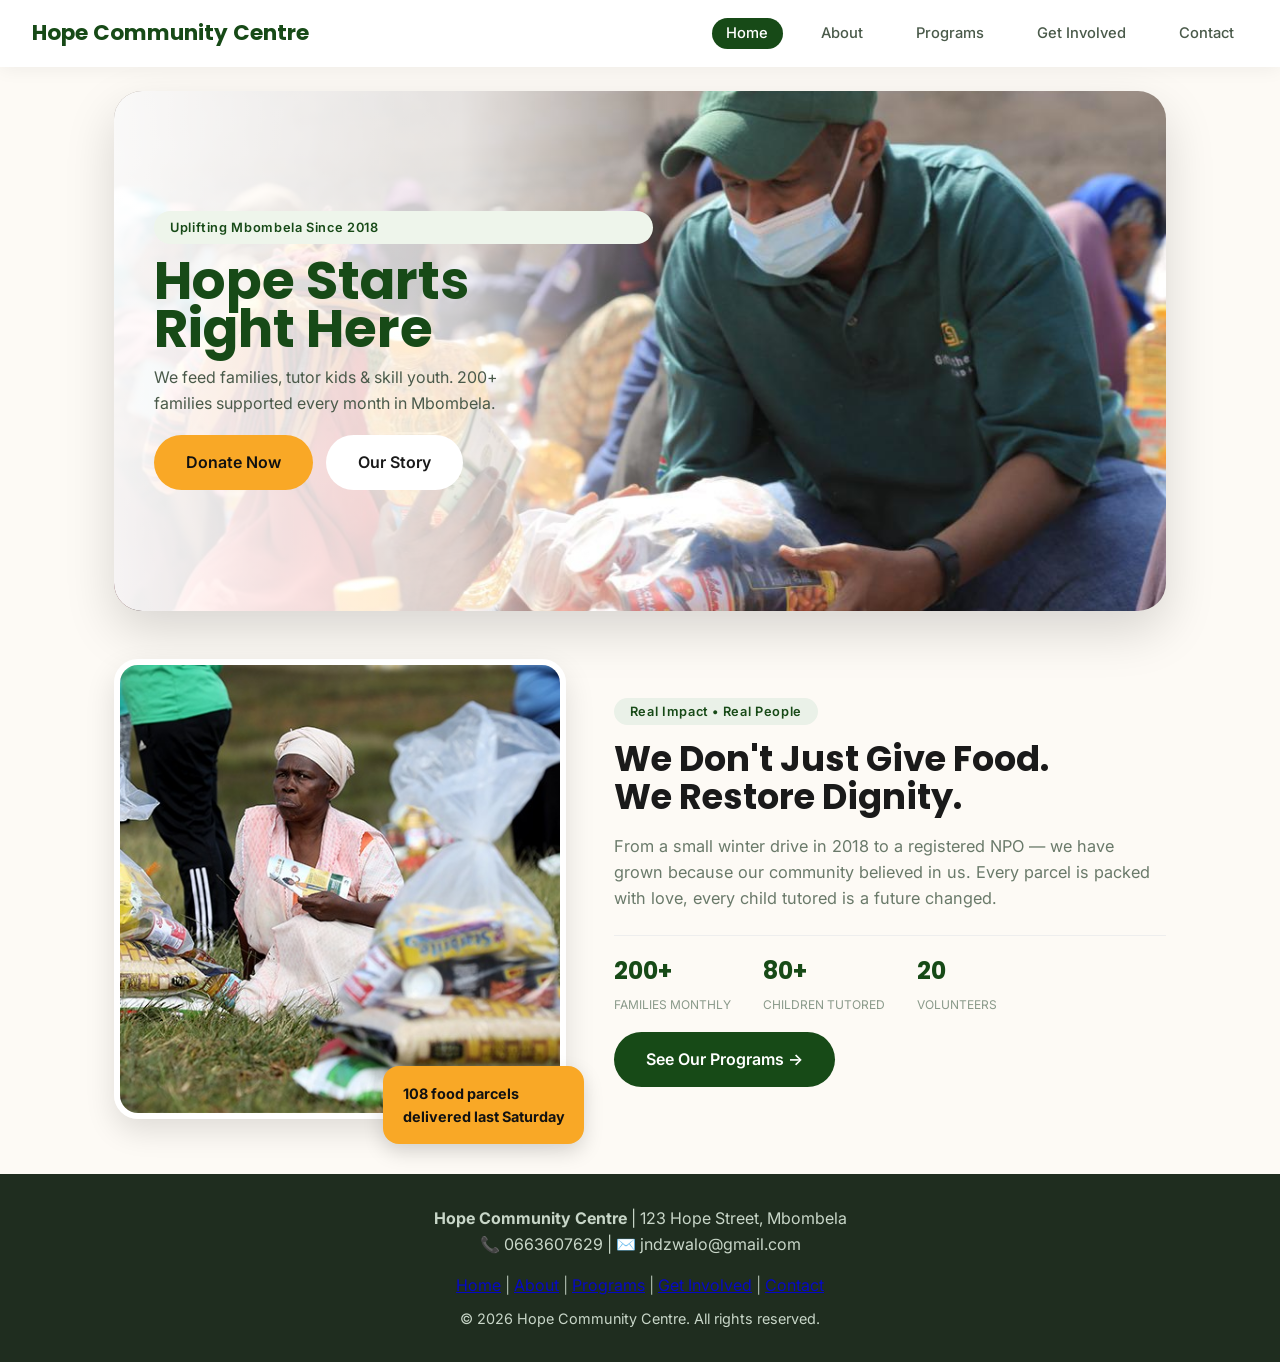
<file: hope-community-centre-main/index.html>
<!DOCTYPE html>
<html lang="en">
<head>
<meta charset="UTF-8">
<meta name="viewport" content="width=device-width, initial-scale=1.0">
<title>Hope Community Centre - Hope Starts Right Here | Mbombela</title>
<meta name="description" content="Hope Community Centre in Mbombela feeds families, tutors kids and skills youth. 200+ families supported every month since 2018.">
<link rel="stylesheet" href="css/style.css">
<style>
#menuBtn{display:none; background:#174a17; color:white; border:none; font-size:1.5rem; padding:0.3rem 0.8rem; border-radius:8px; cursor:pointer;}
.form-msg{display:none; background:#eef5eb; padding:0.9rem; border-radius:10px; margin-top:1rem; font-weight:600; font-size:0.9rem;}
@media(max-width:768px){
  #menuBtn{display:block !important;}
  header{flex-wrap:wrap !important;}
  nav{display:none !important; width:100%;}
  nav.show{display:block !important;}
  nav.show ul{flex-direction:column !important; gap:0.5rem; padding:1rem 0;}
  nav.show a{display:block; text-align:center;}
}
</style>
</head>
<body>

<header>
  <div class="logo">Hope Community Centre</div>
  <button id="menuBtn" aria-label="Menu">☰</button>
  <nav id="mainNav">
    <ul>
      <li><a class="active" href="index.html">Home</a></li>
      <li><a href="about.html">About</a></li>
      <li><a href="programs.html">Programs</a></li>
      <li><a href="get-involved.html">Get Involved</a></li>
      <li><a href="contact.html">Contact</a></li>
    </ul>
  </nav>
</header>

<section class="home-hero-new">
  <div class="hero-img-wrap">
    <img src="images/hero.jpg" alt="Volunteer distributing food">
    <div class="hero-text-over">
      <span class="pill">Uplifting Mbombela Since 2018</span>
      <h1>Hope Starts<br>Right Here</h1>
      <p>We feed families, tutor kids & skill youth. 200+ families supported every month in Mbombela.</p>
      <div style="margin-top:1.2rem; display:flex; gap:0.8rem;">
        <a href="get-involved.html" class="btn" style="background:#f9a826; color:#111;">Donate Now</a>
        <a href="about.html" class="btn" style="background:white;">Our Story</a>
      </div>
    </div>
  </div>
</section>

<section class="second-pic-section">
  <div class="second-pic-img">
    <img src="images/kui.jpg" alt="Community member with food parcel">
    <div class="floating-card">
      <strong>108 food parcels</strong><br>delivered last Saturday
    </div>
  </div>
  <div class="second-pic-text">
    <span class="pill" style="background:#eaf1e8; color:#174a17;">Real Impact • Real People</span>
    <h2>We Don't Just Give Food.<br>We Restore Dignity.</h2>
    <p>From a small winter drive in 2018 to a registered NPO — we have grown because our community believed in us. Every parcel is packed with love, every child tutored is a future changed.</p>
    <div class="stats-row">
      <div><b>200+</b><span>Families Monthly</span></div>
      <div><b>80+</b><span>Children Tutored</span></div>
      <div><b>20</b><span>Volunteers</span></div>
    </div>
    <a href="programs.html" class="btn" style="background:#174a17; color:white; margin-top:1rem;">See Our Programs →</a>
  </div>
</section>

<footer>
  <p><strong>Hope Community Centre</strong> | 123 Hope Street, Mbombela</p>
  <p>📞 0663607629 | ✉️ jndzwalo@gmail.com</p>
  <p style="margin-top:1rem; opacity:0.8;"><a href="index.html">Home</a> | <a href="about.html">About</a> | <a href="programs.html">Programs</a> | <a href="get-involved.html">Get Involved</a> | <a href="contact.html">Contact</a></p>
  <p style="margin-top:0.5rem; font-size:0.9rem;">© 2026 Hope Community Centre. All rights reserved.</p>
</footer>

<script>
document.getElementById('menuBtn').addEventListener('click', function(){
  document.getElementById('mainNav').classList.toggle('show');
});
</script>
</body>
</html>
</file>
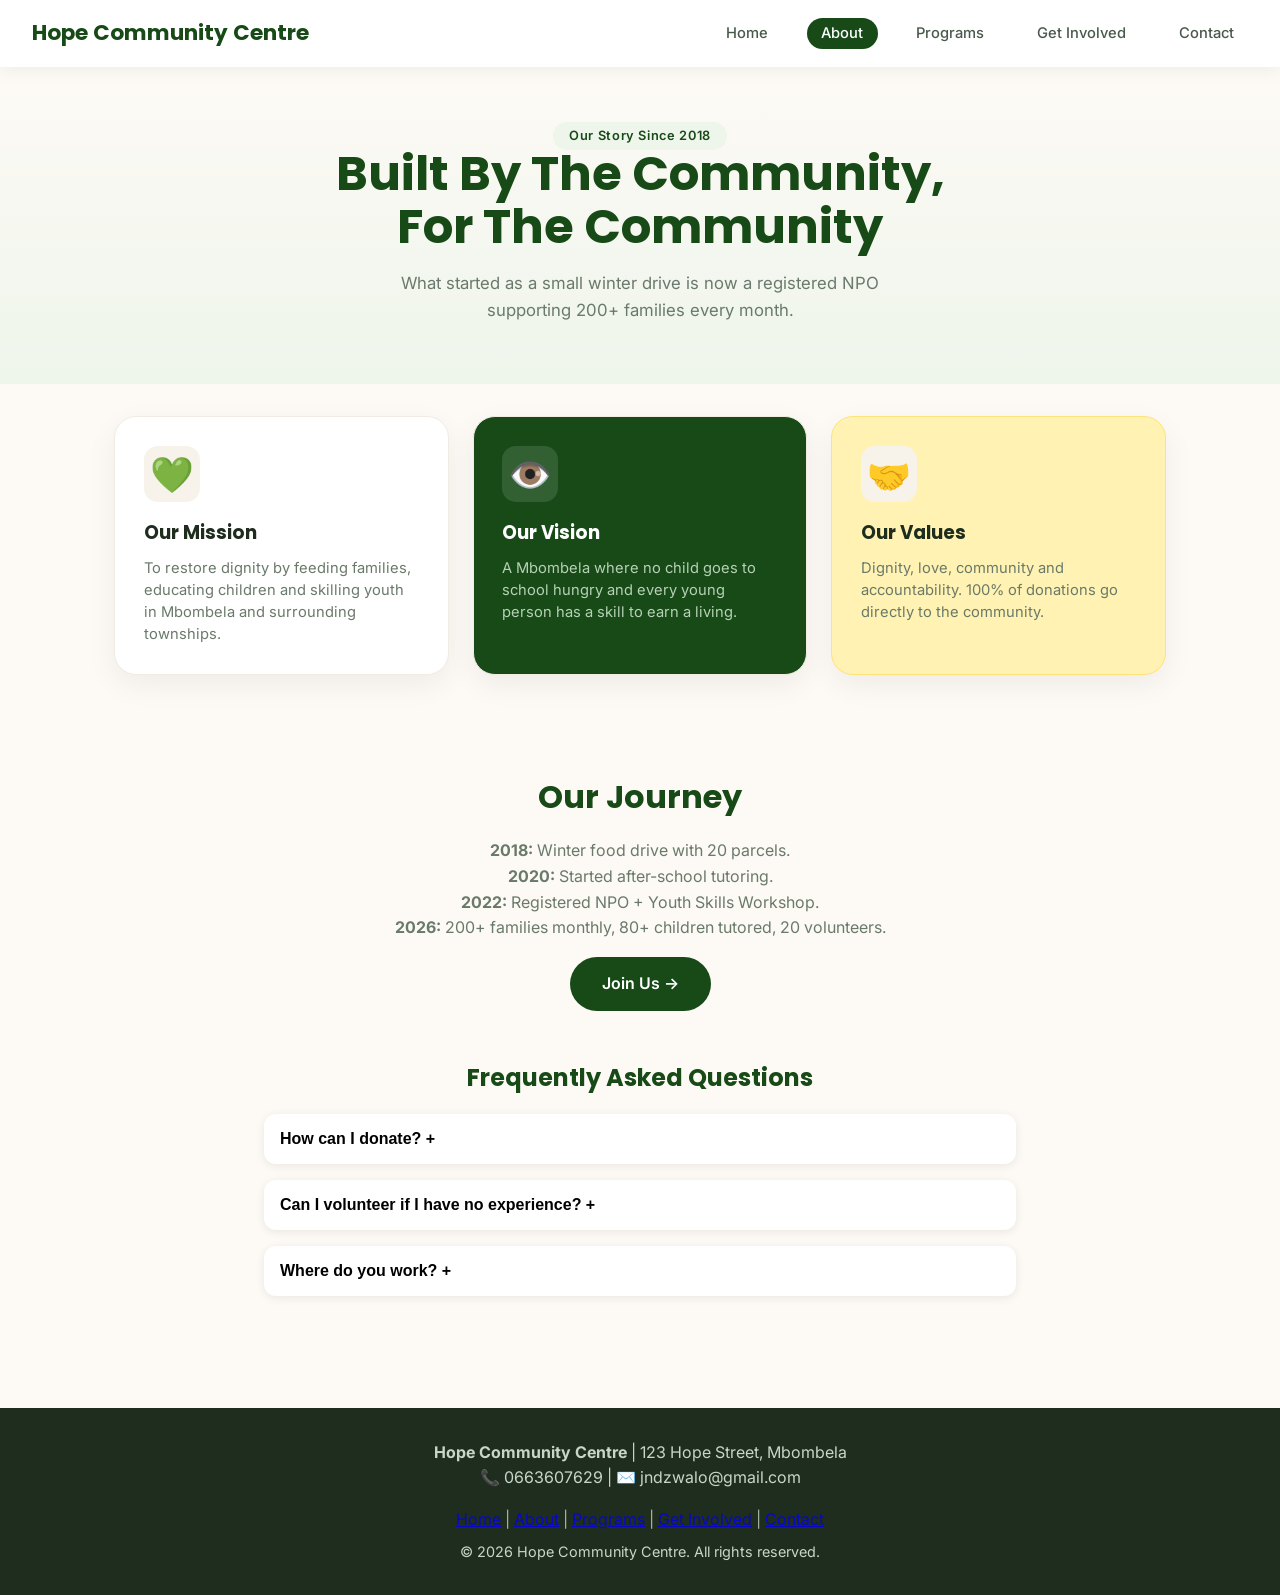
<file: hope-community-centre-main/about.html>
<!DOCTYPE html>
<html lang="en">
<head>
<meta charset="UTF-8">
<meta name="viewport" content="width=device-width, initial-scale=1.0">
<title>About Us - Hope Community Centre | Mbombela</title>
<meta name="description" content="Learn the story of Hope Community Centre. From a small winter drive in 2018 to a registered NPO uplifting Mbombela.">
<link rel="stylesheet" href="css/style.css">
<style>
#menuBtn{display:none; background:#174a17; color:white; border:none; font-size:1.5rem; padding:0.3rem 0.8rem; border-radius:8px; cursor:pointer;}
@media(max-width:768px){
  #menuBtn{display:block !important;}
  header{flex-wrap:wrap !important;}
  nav{display:none !important; width:100%;}
  nav.show{display:block !important;}
  nav.show ul{flex-direction:column !important; gap:0.5rem; padding:1rem 0;}
  nav.show a{display:block; text-align:center;}
}
</style>
</head>
<body>
<header>
  <div class="logo">Hope Community Centre</div>
  <button id="menuBtn" aria-label="Menu">☰</button>
  <nav id="mainNav">
    <ul>
      <li><a href="index.html">Home</a></li>
      <li><a class="active" href="about.html">About</a></li>
      <li><a href="programs.html">Programs</a></li>
      <li><a href="get-involved.html">Get Involved</a></li>
      <li><a href="contact.html">Contact</a></li>
    </ul>
  </nav>
</header>
<section class="hero small">
  <span class="pill">Our Story Since 2018</span>
  <h1>Built By The Community,<br>For The Community</h1>
  <p>What started as a small winter drive is now a registered NPO supporting 200+ families every month.</p>
</section>
<main class="programs-grid">
  <div class="prog-card"><div class="prog-icon">💚</div><h3>Our Mission</h3><p>To restore dignity by feeding families, educating children and skilling youth in Mbombela and surrounding townships.</p></div>
  <div class="prog-card dark"><div class="prog-icon">👁️</div><h3>Our Vision</h3><p>A Mbombela where no child goes to school hungry and every young person has a skill to earn a living.</p></div>
  <div class="prog-card yellow"><div class="prog-icon">🤝</div><h3>Our Values</h3><p>Dignity, love, community and accountability. 100% of donations go directly to the community.</p></div>
</main>
<section style="max-width:1100px; margin:0 auto; padding:0 1.5rem 3rem; text-align:center;">
  <h2 style="font-family:'Poppins'; color:#174a17; font-size:2rem;">Our Journey</h2>
  <p style="max-width:650px; margin:1rem auto; color:#6a7a6a;"><strong>2018:</strong> Winter food drive with 20 parcels.<br><strong>2020:</strong> Started after-school tutoring.<br><strong>2022:</strong> Registered NPO + Youth Skills Workshop.<br><strong>2026:</strong> 200+ families monthly, 80+ children tutored, 20 volunteers.</p>
  <a href="get-involved.html" class="btn" style="background:#174a17; color:white;">Join Us →</a>
</section>
<script>
document.getElementById('menuBtn').addEventListener('click', function(){
  document.getElementById('mainNav').classList.toggle('show');
});
// ... your menu code is here ...

// FAQ Accordion - PASTE HERE
document.querySelectorAll('.faq-btn').forEach(function(btn){
  btn.addEventListener('click', function(){
    var answer = this.nextElementSibling;
    var isOpen = answer.style.display === 'block';
    document.querySelectorAll('.faq-answer').forEach(function(a){ a.style.display='none'; });
    answer.style.display = isOpen ? 'none' : 'block';
  });
});
</script>
</script>
<section style="max-width:800px; margin:0 auto; padding:0 1.5rem 3rem;">
  <h2 style="text-align:center; color:#174a17; font-family:'Poppins';">Frequently Asked Questions</h2>
  
  <div class="faq-item" style="background:white; border-radius:12px; margin:1rem 0; overflow:hidden; box-shadow:0 2px 10px rgba(0,0,0,0.08);">
    <button class="faq-btn" style="width:100%; text-align:left; padding:1rem; background:none; border:none; font-weight:700; cursor:pointer; font-size:1rem;">How can I donate? +</button>
    <p class="faq-answer" style="display:none; padding:0 1rem 1rem; color:#555;">You can donate food, clothing or money via FNB Account 123 456 789, or drop off at 123 Hope Street, Mbombela.</p>
  </div>

  <div class="faq-item" style="background:white; border-radius:12px; margin:1rem 0; overflow:hidden; box-shadow:0 2px 10px rgba(0,0,0,0.08);">
    <button class="faq-btn" style="width:100%; text-align:left; padding:1rem; background:none; border:none; font-weight:700; cursor:pointer; font-size:1rem;">Can I volunteer if I have no experience? +</button>
    <p class="faq-answer" style="display:none; padding:0 1rem 1rem; color:#555;">Yes! We train all volunteers. You can help with tutoring, food packing, or skills workshops.</p>
  </div>

  <div class="faq-item" style="background:white; border-radius:12px; margin:1rem 0; overflow:hidden; box-shadow:0 2px 10px rgba(0,0,0,0.08);">
    <button class="faq-btn" style="width:100%; text-align:left; padding:1rem; background:none; border:none; font-weight:700; cursor:pointer; font-size:1rem;">Where do you work? +</button>
    <p class="faq-answer" style="display:none; padding:0 1rem 1rem; color:#555;">We serve Mbombela and surrounding townships, supporting 200+ families every month.</p>
  </div>
</section>
<footer>
  <p><strong>Hope Community Centre</strong> | 123 Hope Street, Mbombela</p>
  <p>📞 0663607629 | ✉️ jndzwalo@gmail.com</p>
  <p style="margin-top:1rem; opacity:0.8;"><a href="index.html">Home</a> | <a href="about.html">About</a> | <a href="programs.html">Programs</a> | <a href="get-involved.html">Get Involved</a> | <a href="contact.html">Contact</a></p>
  <p style="margin-top:0.5rem; font-size:0.9rem;">© 2026 Hope Community Centre. All rights reserved.</p>
</footer>
</body>
</html>
</file>
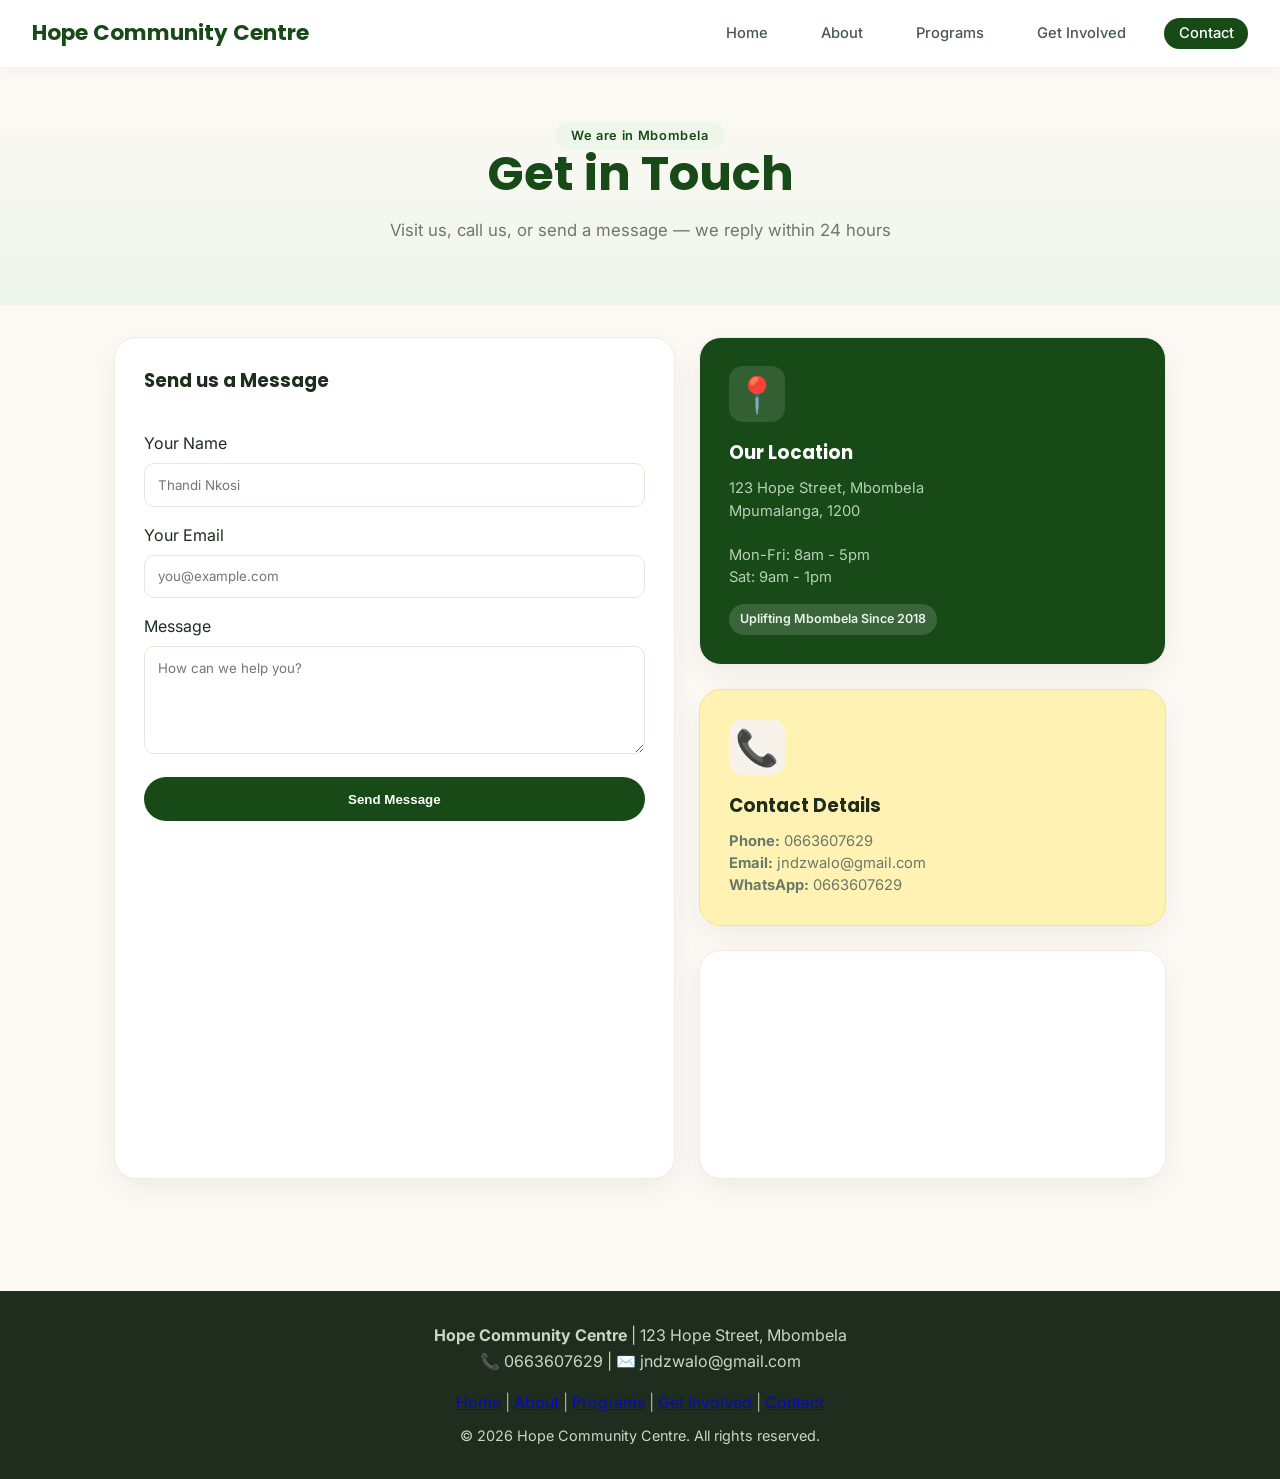
<file: hope-community-centre-main/contact.html>
<!DOCTYPE html>
<html lang="en">
<head>
<meta charset="UTF-8">
<meta name="viewport" content="width=device-width, initial-scale=1.0">
<title>Contact Us - Hope Community Centre | Mbombela</title>
<meta name="description" content="Contact Hope Community Centre in Mbombela. 123 Hope Street, 013 123 4567, info@hopecc.org.za. We reply within 24 hours.">
<link rel="stylesheet" href="css/style.css">
<style>
#menuBtn{display:none; background:#174a17; color:white; border:none; font-size:1.5rem; padding:0.3rem 0.8rem; border-radius:8px; cursor:pointer;}
.form-msg{display:none; background:#eef5eb; padding:0.9rem; border-radius:10px; margin-top:1rem; font-weight:600; font-size:0.9rem;}
@media(max-width:768px){
  #menuBtn{display:block !important;}
  header{flex-wrap:wrap !important;}
  nav{display:none !important; width:100%;}
  nav.show{display:block !important;}
  nav.show ul{flex-direction:column !important; gap:0.5rem; padding:1rem 0;}
  nav.show a{display:block; text-align:center;}
}
</style>
</head>
<body>
<header>
  <div class="logo">Hope Community Centre</div>
  <button id="menuBtn" aria-label="Menu">☰</button>
  <nav id="mainNav">
    <ul>
      <li><a href="index.html">Home</a></li>
      <li><a href="about.html">About</a></li>
      <li><a href="programs.html">Programs</a></li>
      <li><a href="get-involved.html">Get Involved</a></li>
      <li><a class="active" href="contact.html">Contact</a></li>
    </ul>
  </nav>
</header>
<section class="hero small">
  <span class="pill">We are in Mbombela</span>
  <h1>Get in Touch</h1>
  <p>Visit us, call us, or send a message — we reply within 24 hours</p>
</section>
<main class="programs-grid" style="grid-template-columns: 1.2fr 1fr;">
  <div class="prog-card">
    <h3>Send us a Message</h3><br>
    <form id="contactForm" novalidate>
      <label>Your Name</label>
      <input type="text" name="name" placeholder="Thandi Nkosi" required>
      <label>Your Email</label>
      <input type="email" name="email" placeholder="you@example.com" required>
      <label>Message</label>
      <textarea name="message" rows="5" placeholder="How can we help you?" required></textarea>
      <button type="submit" class="btn" style="width:100%; text-align:center; background:#174a17; color:white; border:none; cursor:pointer;">Send Message</button>
      <p id="contactMsg" class="form-msg"></p>
    </form>
  </div>
  <div style="display:flex; flex-direction:column; gap:1.5rem;">
    <div class="prog-card dark"><div class="prog-icon">📍</div><h3>Our Location</h3><p>123 Hope Street, Mbombela<br>Mpumalanga, 1200<br><br>Mon-Fri: 8am - 5pm<br>Sat: 9am - 1pm</p><span class="time">Uplifting Mbombela Since 2018</span></div>
    <div class="prog-card yellow"><div class="prog-icon">📞</div><h3>Contact Details</h3><p><strong>Phone:</strong> 0663607629<br><strong>Email:</strong> jndzwalo@gmail.com<br><strong>WhatsApp:</strong> 0663607629</p></div>
    <div class="prog-card" style="padding:0; overflow:hidden;">
      <iframe src="https://www.google.com/maps/embed?pb=!1m18!1m12!1m3!1d3600!2d31!3d-25.4!2m3!1f0!2f0!3f0!3m2!1i1024!2i768!4f13.1!3m3!1m2!1s0x0%3A0x0!2zMjXCsDI0JzAwLjAiUyAzMcKwNTknMDAuMCJF!5e0!3m2!1sen!2sza!4v1" width="100%" height="220" style="border:0;" allowfullscreen="" loading="lazy"></iframe>
    </div>
  </div>
</main>
<footer>
  <p><strong>Hope Community Centre</strong> | 123 Hope Street, Mbombela</p>
  <p>📞 0663607629 | ✉️ jndzwalo@gmail.com</p>
  <p style="margin-top:1rem; opacity:0.8;"><a href="index.html">Home</a> | <a href="about.html">About</a> | <a href="programs.html">Programs</a> | <a href="get-involved.html">Get Involved</a> | <a href="contact.html">Contact</a></p>
  <p style="margin-top:0.5rem; font-size:0.9rem;">© 2026 Hope Community Centre. All rights reserved.</p>
</footer>
<script>
document.getElementById('menuBtn').addEventListener('click', function(){
  document.getElementById('mainNav').classList.toggle('show');
});
var cf = document.getElementById('contactForm');
if(cf){
  cf.addEventListener('submit', function(e){
    e.preventDefault();
    var name = cf.querySelector('[name="name"]').value.trim();
    var email = cf.querySelector('[name="email"]').value.trim();
    var msg = cf.querySelector('[name="message"]').value.trim();
    var box = document.getElementById('contactMsg');
    box.style.display='block';
    if(name.length < 2){ box.textContent='⚠️ Please enter your full name.'; box.style.color='red'; return; }
    if(!email.includes('@')){ box.textContent='⚠️ Please enter a valid email.'; box.style.color='red'; return; }
    if(msg.length < 10){ box.textContent='⚠️ Please write at least 10 characters.'; box.style.color='red'; return; }
    box.textContent='Sending...'; box.style.color='#174a17';
    setTimeout(function(){ box.textContent='✅ Thank you '+name+'! Your message was sent. We will reply within 24 hours.'; cf.reset(); },800);
  });
}
</script>
</body>
</html>
</file>
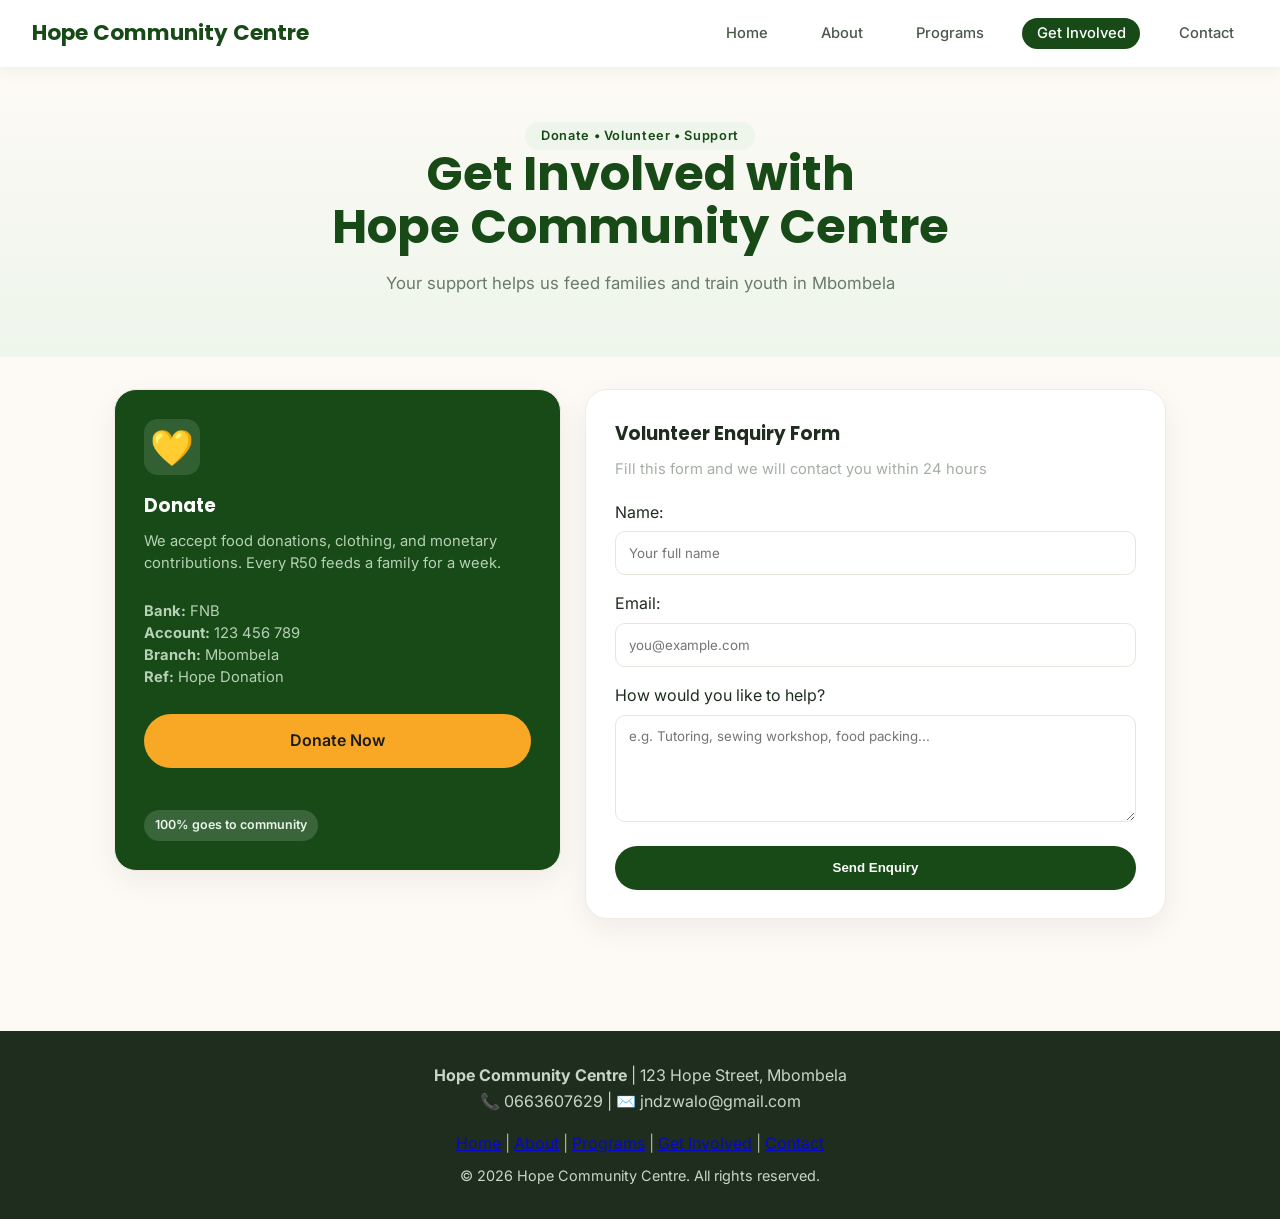
<file: hope-community-centre-main/get-involved.html>
<!DOCTYPE html>
<html lang="en">
<head>
<meta charset="UTF-8">
<meta name="viewport" content="width=device-width, initial-scale=1.0">
<title>Get Involved - Donate or Volunteer | Hope Community Centre</title>
<meta name="description" content="Donate food, clothing or money, or volunteer as a tutor. Every R50 feeds a family for a week in Mbombela.">
<link rel="stylesheet" href="css/style.css">
<style>
#menuBtn{display:none; background:#174a17; color:white; border:none; font-size:1.5rem; padding:0.3rem 0.8rem; border-radius:8px; cursor:pointer;}
.form-msg{display:none; background:#d9e3d5; padding:0.9rem; border-radius:10px; margin-top:1rem; font-weight:600; font-size:0.9rem;}
@media(max-width:768px){
  #menuBtn{display:block !important;}
  header{flex-wrap:wrap !important;}
  nav{display:none !important; width:100%;}
  nav.show{display:block !important;}
  nav.show ul{flex-direction:column !important; gap:0.5rem; padding:1rem 0;}
  nav.show a{display:block; text-align:center;}
}
</style>
</head>
<body>
<header>
  <div class="logo">Hope Community Centre</div>
  <button id="menuBtn" aria-label="Menu">☰</button>
  <nav id="mainNav">
    <ul>
      <li><a href="index.html">Home</a></li>
      <li><a href="about.html">About</a></li>
      <li><a href="programs.html">Programs</a></li>
      <li><a class="active" href="get-involved.html">Get Involved</a></li>
      <li><a href="contact.html">Contact</a></li>
    </ul>
  </nav>
</header>
<section class="hero small">
  <span class="pill">Donate • Volunteer • Support</span>
  <h1>Get Involved with<br>Hope Community Centre</h1>
  <p>Your support helps us feed families and train youth in Mbombela</p>
</section>
<main class="programs-grid" style="grid-template-columns: 1fr 1.3fr;">
  <div class="prog-card dark" style="height:fit-content;">
    <div class="prog-icon">💛</div>
    <h3>Donate</h3>
    <p>We accept food donations, clothing, and monetary contributions. Every R50 feeds a family for a week.</p><br>
    <p><strong>Bank:</strong> FNB<br><strong>Account:</strong> 123 456 789<br><strong>Branch:</strong> Mbombela<br><strong>Ref:</strong> Hope Donation</p><br>
    <a class="btn" style="background:#f9a826; color:#1a1a1a; width:100%; text-align:center;">Donate Now</a><br><br>
    <span class="time">100% goes to community</span>
  </div>
  <div class="prog-card white">
    <h3>Volunteer Enquiry Form</h3>
    <p style="margin-bottom:1.2rem; opacity:0.6;">Fill this form and we will contact you within 24 hours</p>
    <form id="volunteerForm" novalidate>
      <label>Name:</label>
      <input type="text" name="name" placeholder="Your full name" required>
      <label>Email:</label>
      <input type="email" name="email" placeholder="you@example.com" required>
      <label>How would you like to help?</label>
      <textarea name="message" rows="5" placeholder="e.g. Tutoring, sewing workshop, food packing..." required></textarea>
      <button type="submit" class="btn" style="width:100%; text-align:center; background:#174a17; color:white; border:none; cursor:pointer;">Send Enquiry</button>
      <p id="volunteerMsg" class="form-msg"></p>
    </form>
  </div>
</main>
<footer>
  <p><strong>Hope Community Centre</strong> | 123 Hope Street, Mbombela</p>
  <p>📞 0663607629
     | ✉️ jndzwalo@gmail.com</p>
  <p style="margin-top:1rem; opacity:0.8;"><a href="index.html">Home</a> | <a href="about.html">About</a> | <a href="programs.html">Programs</a> | <a href="get-involved.html">Get Involved</a> | <a href="contact.html">Contact</a></p>
  <p style="margin-top:0.5rem; font-size:0.9rem;">© 2026 Hope Community Centre. All rights reserved.</p>
</footer>
<script>
document.getElementById('menuBtn').addEventListener('click', function(){
  document.getElementById('mainNav').classList.toggle('show');
});
var vf = document.getElementById('volunteerForm');
if(vf){
  vf.addEventListener('submit', function(e){
    e.preventDefault();
    var name = vf.querySelector('[name="name"]').value.trim();
    var email = vf.querySelector('[name="email"]').value.trim();
    var msg = vf.querySelector('[name="message"]').value.trim();
    var box = document.getElementById('volunteerMsg');
    box.style.display='block';
    if(name.length < 2){ box.textContent='⚠️ Please enter your full name.'; box.style.color='red'; return; }
    if(!email.includes('@')){ box.textContent='⚠️ Please enter a valid email.'; box.style.color='red'; return; }
    if(msg.length < 10){ box.textContent='⚠️ Please write at least 10 characters.'; box.style.color='red'; return; }
    box.textContent='Sending...'; box.style.color='#174a17';
    setTimeout(function(){ box.textContent='✅ Thank you '+name+'! Your message was sent. We will reply within 24 hours.'; vf.reset(); },800);
  });
}
</script>
</body>
</html>
</file>
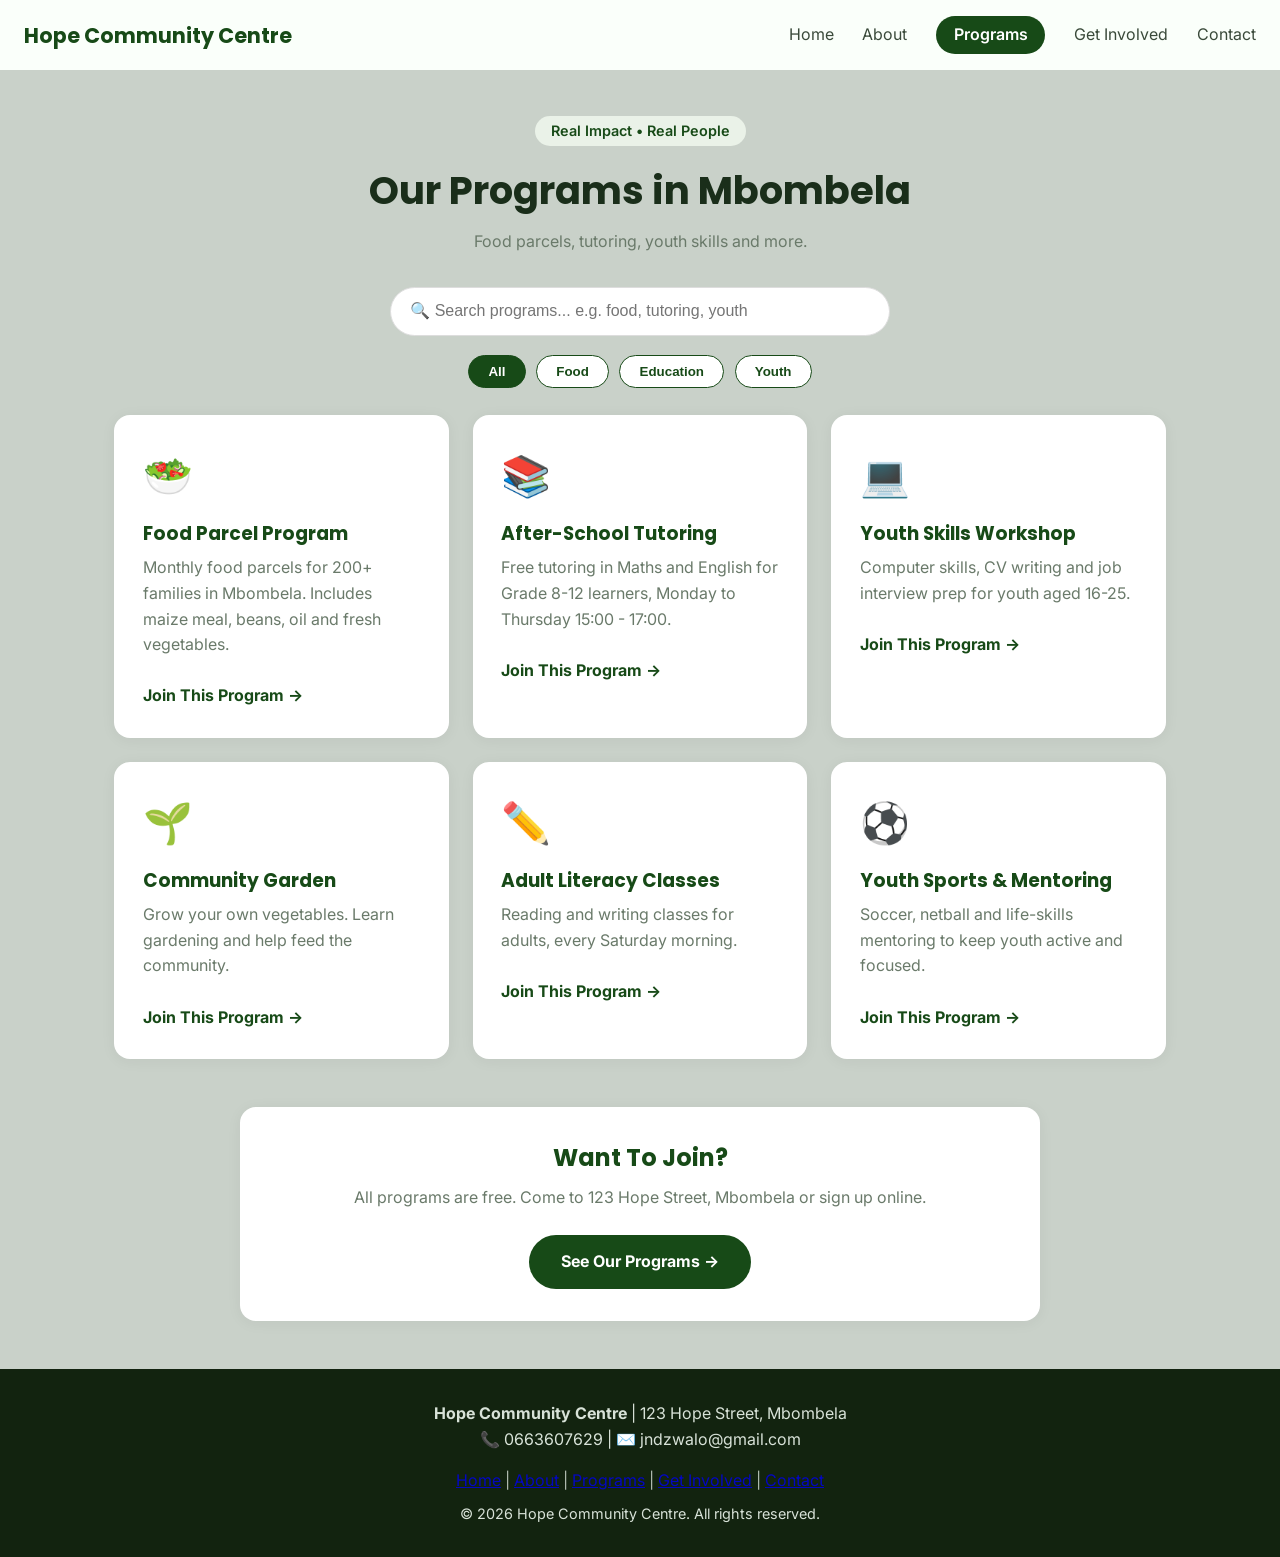
<file: hope-community-centre-main/programs.html>
<!DOCTYPE html>
<html lang="en">
<head>
<meta charset="UTF-8">
<meta name="viewport" content="width=device-width, initial-scale=1.0">
<title>Our Programs | Hope Community Centre Mbombela</title>
<meta name="description" content="Hope Community Centre programs in Mbombela. Food parcels, tutoring, youth skills and more.">
<link href="https://fonts.googleapis.com/css2?family=Poppins:wght@600;700&family=Inter&display=swap" rel="stylesheet">
<style>
  *{margin:0;padding:0;box-sizing:border-box;}
  body{font-family:'Inter',sans-serif;background:#c9d1c9;color:#1a2e1a;line-height:1.6;}
  h1,h2,h3{font-family:'Poppins',sans-serif;color:#174a17;}
  header{background:#fafffa;padding:1rem 1.5rem;display:flex;justify-content:space-between;align-items:center;position:sticky;top:0;z-index:100;}
  .logo{font-weight:700;font-size:1.3rem;color:#174a17;font-family:'Poppins';}
  nav{display:flex;gap:1.8rem;align-items:center;}
  nav a{color:#3a4a3a;text-decoration:none;}
  nav a.active{background:#174a17;color:#fff;padding:0.4rem 1.1rem;border-radius:50px;font-weight:600;}
  .menu-btn{display:none;background:none;border:none;font-size:1.8rem;color:#174a17;cursor:pointer;}
  .pill{background:#eaf2e8;color:#174a17;padding:0.4rem 1rem;border-radius:50px;font-weight:600;font-size:0.9rem;}
  .filter-btn{padding:0.5rem 1.2rem;border-radius:50px;border:1px solid #174a17;background:#fff;color:#174a17;cursor:pointer;margin:0.2rem;font-weight:600;}
  .filter-btn.active{background:#174a17;color:#fff;}
  .card{background:#fff;border-radius:16px;padding:1.8rem;box-shadow:0 2px 15px rgba(0,0,0,0.05);}
  .card h3{margin:0.7rem 0 0.4rem;}
  .card p{color:#6a7a6a;}
  .card a{color:#174a17;font-weight:700;text-decoration:none;}
  footer{background:#12230f;color:#d8e2d8;text-align:center;padding:2rem 1rem;}
  @media(max-width:768px){
    nav{display:none;flex-direction:column;position:absolute;top:64px;left:0;width:100%;background:#fff;padding:1rem;gap:1rem;}
    nav.show{display:flex;}
    .menu-btn{display:block;}
  }
</style>
</head>
<body>

<header>
  <div class="logo">Hope Community Centre</div>
  <button class="menu-btn" id="menuBtn">☰</button>
  <nav id="mainNav">
    <a href="index.html">Home</a>
    <a href="about.html">About</a>
    <a href="programs.html" class="active">Programs</a>
    <a href="get-involved.html">Get Involved</a>
    <a href="contact.html">Contact</a>
  </nav>
</header>

<section style="max-width:1100px;margin:0 auto;padding:3rem 1.5rem 1rem;text-align:center;">
  <span class="pill">Real Impact • Real People</span>
  <h1 style="font-size:2.4rem;margin:1rem 0 0.5rem;color:#1a2e1a;">Our Programs in Mbombela</h1>
  <p style="color:#6a7a6a;max-width:600px;margin:0 auto;">Food parcels, tutoring, youth skills and more.</p>
</section>

<section style="max-width:1100px;margin:0 auto;padding:1rem 1.5rem 0;text-align:center;">
  <input type="text" id="programSearch" placeholder="🔍 Search programs... e.g. food, tutoring, youth" style="width:100%;max-width:500px;padding:0.9rem 1.2rem;border-radius:50px;border:1px solid #ddd;background:#fff;font-size:1rem;">
  <div style="margin-top:1rem;">
    <button class="filter-btn active" onclick="filterPrograms('all', this)">All</button>
    <button class="filter-btn" onclick="filterPrograms('food', this)">Food</button>
    <button class="filter-btn" onclick="filterPrograms('education', this)">Education</button>
    <button class="filter-btn" onclick="filterPrograms('youth', this)">Youth</button>
  </div>
  <p id="noResults" style="display:none;color:red;margin-top:1rem;font-weight:700;">No programs found. Try another word.</p>
</section>

<div id="programsContainer" style="max-width:1100px;margin:0 auto;padding:1.5rem 1.5rem 3rem;display:grid;grid-template-columns:repeat(auto-fit,minmax(280px,1fr));gap:1.5rem;"></div>

<section style="max-width:800px;margin:0 auto 3rem;padding:2rem;text-align:center;background:#fff;border-radius:16px;box-shadow:0 2px 15px rgba(0,0,0,0.05);">
  <h2>Want To Join?</h2>
  <p style="color:#6a7a6a;margin:0.5rem 0 1.5rem;">All programs are free. Come to 123 Hope Street, Mbombela or sign up online.</p>
  <a href="get-involved.html" style="display:inline-block;background:#174a17;color:#fff;padding:0.9rem 2rem;border-radius:50px;text-decoration:none;font-weight:700;">See Our Programs →</a>
</section>

<footer>
  <p><strong>Hope Community Centre</strong> | 123 Hope Street, Mbombela</p>
  <p>📞 0663607629 | ✉️ jndzwalo@gmail.com</p>
  <p style="margin-top:1rem; opacity:0.8;"><a href="index.html">Home</a> | <a href="about.html">About</a> | <a href="programs.html">Programs</a> | <a href="get-involved.html">Get Involved</a> | <a href="contact.html">Contact</a></p>
  <p style="margin-top:0.5rem; font-size:0.9rem;">© 2026 Hope Community Centre. All rights reserved.</p>
</footer>

<script>
document.getElementById('menuBtn').addEventListener('click', function(){
  document.getElementById('mainNav').classList.toggle('show');
});
var programs = [
  { title: "Food Parcel Program", category: "food", desc: "Monthly food parcels for 200+ families in Mbombela. Includes maize meal, beans, oil and fresh vegetables.", emoji: "🥗" },
  { title: "After-School Tutoring", category: "education", desc: "Free tutoring in Maths and English for Grade 8-12 learners, Monday to Thursday 15:00 - 17:00.", emoji: "📚" },
  { title: "Youth Skills Workshop", category: "youth", desc: "Computer skills, CV writing and job interview prep for youth aged 16-25.", emoji: "💻" },
  { title: "Community Garden", category: "food", desc: "Grow your own vegetables. Learn gardening and help feed the community.", emoji: "🌱" },
  { title: "Adult Literacy Classes", category: "education", desc: "Reading and writing classes for adults, every Saturday morning.", emoji: "✏️" },
  { title: "Youth Sports & Mentoring", category: "youth", desc: "Soccer, netball and life-skills mentoring to keep youth active and focused.", emoji: "⚽" }
];
function displayPrograms(list){
  var container = document.getElementById('programsContainer');
  container.innerHTML = '';
  document.getElementById('noResults').style.display = list.length === 0 ? 'block' : 'none';
  list.forEach(function(p){
    container.innerHTML += '<div class="card"><div style="font-size:2.5rem;">'+p.emoji+'</div><h3>'+p.title+'</h3><p>'+p.desc+'</p><br><a href="get-involved.html">Join This Program →</a></div>';
  });
}
displayPrograms(programs);
function filterPrograms(cat, btn){
  document.querySelectorAll('.filter-btn').forEach(function(b){ b.classList.remove('active'); });
  if(btn) btn.classList.add('active');
  if(cat === 'all'){ displayPrograms(programs); return; }
  displayPrograms(programs.filter(function(p){ return p.category === cat; }));
}
document.getElementById('programSearch').addEventListener('input', function(){
  var word = this.value.toLowerCase();
  displayPrograms(programs.filter(function(p){
    return p.title.toLowerCase().includes(word) || p.desc.toLowerCase().includes(word);
  }));
});
</script>
</body>
</html>
</file>
<file: hope-community-centre-main/css/style.css>
@import url('https://fonts.googleapis.com/css2?family=Poppins:wght@600;700&family=Inter:wght@400;500&display=swap');
*{margin:0;padding:0;box-sizing:border-box}
body{font-family:'Inter',sans-serif;background:#fdfaf5;color:#1f2d1f;line-height:1.6}

header{
 background:#ffffff;
 padding:1rem 2rem;
 display:flex;
 justify-content:space-between;
 align-items:center;
 box-shadow:0 2px 18px rgba(0,0,0,0.06);
 position:sticky;top:0;z-index:10;
}
.logo{font-family:'Poppins',sans-serif;font-weight:700;font-size:1.35rem;color:#174a17}
nav ul{display:flex;gap:1.5rem;list-style:none}
nav a{text-decoration:none;color:#4a5a4a;font-size:0.92rem;font-weight:500;padding:0.4rem 0.9rem;border-radius:999px;transition:0.2s}
nav a:hover,nav a.active{background:#174a17;color:white}

.hero{
 background:linear-gradient(to bottom, #eef5eb, #fdfaf5);
 text-align:center;
 padding:4.5rem 2rem 3rem;
}
.hero h1{font-family:'Poppins',sans-serif;font-size:3rem;line-height:1.1;color:#174a17;max-width:650px;margin:0 auto}
.hero p{max-width:520px;margin:1rem auto 1.8rem;color:#6a7a6a;font-size:1.05rem}
.btn{background:#f9a826;color:#1a1a1a;padding:0.9rem 2rem;border-radius:999px;text-decoration:none;font-weight:600;display:inline-block;transition:0.2s}
.btn:hover{transform:translateY(-2px);box-shadow:0 6px 18px rgba(249,168,38,0.4)}

main{max-width:1100px;margin:0 auto;padding:0 1.5rem 3rem}
.grid,.cards-row,.contact-wrap{
 display:grid;
 grid-template-columns:repeat(3,1fr);
 gap:1.4rem;
 margin-top:2rem;
}
.card{
 background:white;
 border-radius:20px;
 padding:1.4rem;
 box-shadow:0 8px 26px rgba(0,0,0,0.06);
 border:1px solid #f0ece4;
 transition:0.3s;
}
.card:hover{transform:translateY(-5px);box-shadow:0 14px 32px rgba(0,0,0,0.09)}
.card img{width:100%;height:200px;object-fit:cover;border-radius:14px;margin-bottom:1rem}
.card h3{font-family:'Poppins';font-size:1.15rem;color:#174a17;margin-bottom:0.4rem}
.card p{font-size:0.92rem;color:#6a7a6a}

/* Contact page 2 columns */
.contact-wrap{grid-template-columns:1fr 1fr}
.map-box{margin-top:1rem;border-radius:14px;overflow:hidden;border:1px solid #eee}

input,textarea{width:100%;padding:0.8rem;border:1.5px solid #e9e5dc;border-radius:10px;margin:0.4rem 0 1rem;font-family:'Inter'}
input:focus,textarea:focus{outline:none;border-color:#174a17}

footer{background:#1f2d1f;color:#c8d6c8;text-align:center;padding:2rem;margin-top:3rem}

@media(max-width:1024px){.grid,.cards-row{grid-template-columns:repeat(2,1fr)}}
@media(max-width:768px){
 .grid,.cards-row,.contact-wrap{grid-template-columns:1fr}
 .hero h1{font-size:2.1rem}
 header{flex-direction:column;gap:0.8rem}
}
/* Programs Nice Design */
.pill{background:#eef5eb;color:#174a17;padding:0.4rem 1rem;border-radius:999px;font-size:0.8rem;font-weight:600;letter-spacing:0.05em}
.hero.small{padding:3.5rem 2rem 2rem;background:linear-gradient(to bottom, #fdfaf5, #eef5eb)}
.programs-grid{
 max-width:1100px;
 margin:2rem auto;
 padding:0 1.5rem 4rem;
 display:grid;
 grid-template-columns:repeat(3,1fr);
 gap:1.5rem;
}
.prog-card{
 background:white;
 border-radius:22px;
 padding:1.8rem;
 box-shadow:0 10px 30px rgba(0,0,0,0.06);
 border:1px solid #f0ece4;
 transition:0.3s;
}
.prog-card:hover{transform:translateY(-6px)}
.prog-card.dark{background:#174a17;color:#e8f5e9}
.prog-card.dark h3{color:white}
.prog-card.dark p{color:#b7d0b7}
.prog-card.yellow{background:#fff2b3;border-color:#ffe27a}
.prog-icon{font-size:2.2rem;margin-bottom:1rem;background:#f7f3eb;width:56px;height:56px;display:grid;place-items:center;border-radius:14px}
.prog-card.dark .prog-icon{background:rgba(255,255,255,0.12)}
.prog-card h3{font-family:'Poppins',sans-serif;font-size:1.15rem;margin-bottom:0.6rem}
.prog-card p{font-size:0.92rem;color:#6a7a6a;line-height:1.5}
.time{display:inline-block;margin-top:1rem;font-size:0.78rem;font-weight:600;background:#f7f3eb;padding:0.35rem 0.7rem;border-radius:999px}
.prog-card.dark .time{background:rgba(255,255,255,0.15);color:#e8f5e9}
.prog-card.yellow .time{background:white}

@media(max-width:900px){.programs-grid{grid-template-columns:1fr}}

/* HOME PAGE NICE WITH PICTURE */
.home-hero{
 max-width:1100px;
 margin:2rem auto;
 padding:0 1.5rem;
 display:grid;
 grid-template-columns:1.1fr 0.9fr;
 gap:2.5rem;
 align-items:center;
}
.home-hero-text h1{
 font-family:'Poppins',sans-serif;
 font-size:3.2rem;
 line-height:0.95;
 color:#174a17;
 margin:1rem 0;
}
.home-hero-text p{color:#6a7a6a; font-size:1.05rem; max-width:440px;}
.home-hero-img{position:relative;}
.home-hero-img img{
 width:100%; height:460px; object-fit:cover;
 border-radius:28px;
 box-shadow:0 18px 40px rgba(0,0,0,0.12);
 border:6px solid white;
}
.img-badge{
 position:absolute; bottom:18px; left:18px;
 background:white; padding:0.6rem 1rem;
 border-radius:999px; font-size:0.82rem; font-weight:600;
 box-shadow:0 4px 14px rgba(0,0,0,0.1);
}
.stats{display:flex; gap:2rem; margin-top:2rem; border-top:1px solid #eee; padding-top:1.2rem;}
.stats strong{display:block; font-family:'Poppins'; font-size:1.6rem; color:#174a17; line-height:1}
.stats span{font-size:0.78rem; color:#8a9a8a; text-transform:uppercase; letter-spacing:0.06em}

@media(max-width:900px){
 .home-hero{grid-template-columns:1fr}
 .home-hero-img img{height:300px}
 .home-hero-text h1{font-size:2.3rem}
}
/* NEW HOME WITH 2 PICS */
.home-hero-new{max-width:1100px; margin:1.5rem auto; padding:0 1.5rem;}
.hero-img-wrap{position:relative; height:520px; border-radius:28px; overflow:hidden; box-shadow:0 20px 50px rgba(0,0,0,.15);}
.hero-img-wrap img{width:100%; height:100%; object-fit:cover;}
.hero-text-over{position:absolute; left:0; top:0; bottom:0; width:55%; background:linear-gradient(90deg, rgba(255,255,255,0.95) 0%, rgba(255,255,255,0.75) 60%, transparent 100%); padding:2.5rem; display:flex; flex-direction:column; justify-content:center;}
.hero-text-over h1{font-family:'Poppins',sans-serif; font-size:3.3rem; line-height:0.9; color:#174a17; margin:0.8rem 0;}
.hero-text-over p{color:#4a5a4a; max-width:380px;}

.second-pic-section{max-width:1100px; margin:3rem auto; padding:0 1.5rem; display:grid; grid-template-columns:0.9fr 1.1fr; gap:3rem; align-items:center;}
.second-pic-img{position:relative;}
.second-pic-img img{width:100%; height:460px; object-fit:cover; border-radius:24px; border:6px solid white; box-shadow:0 12px 30px rgba(0,0,0,.12);}
.floating-card{position:absolute; bottom:-18px; right:-18px; background:#f9a826; padding:1rem 1.2rem; border-radius:16px; font-weight:700; color:#111; box-shadow:0 8px 20px rgba(0,0,0,.15); font-size:0.9rem;}
.second-pic-text h2{font-family:'Poppins',sans-serif; font-size:2.2rem; line-height:1.1; color:#1a1a1a; margin:1rem 0;}
.second-pic-text p{color:#6a7a6a; font-size:1.02rem; line-height:1.6;}
.stats-row{display:flex; gap:2rem; margin-top:1.5rem; border-top:1px solid #eee; padding-top:1rem;}
.stats-row b{display:block; font-family:'Poppins'; font-size:1.5rem; color:#174a17;}
.stats-row span{font-size:0.75rem; color:#8a9a8a; text-transform:uppercase;}

@media(max-width:850px){
 .hero-img-wrap{height:auto;}
 .hero-img-wrap img{height:300px;}
 .hero-text-over{position:static; width:100%; background:white; padding:1.5rem;}
 .hero-text-over h1{font-size:2.2rem;}
 .second-pic-section{grid-template-columns:1fr;}
 .second-pic-img img{height:320px;}
}
/* ===== PART 3 UPGRADES ===== */
#menuBtn{
  display:none;
  background:#174a17;
  color:white;
  border:none;
  font-size:1.5rem;
  padding:0.3rem 0.8rem;
  border-radius:8px;
  cursor:pointer;
}

.form-msg{
  display:none;
  background:#eef5eb;
  padding:0.9rem;
  border-radius:10px;
  margin-top:1rem;
  font-weight:600;
  font-size:0.9rem;
}

.error-input{
  border-color:red !important;
}

@media(max-width:768px){
  #menuBtn{display:block;}
  header{flex-direction:row !important; flex-wrap:wrap;}
  nav{width:100%; display:none;}
  nav.show{display:block;}
  nav ul{flex-direction:column; gap:0.5rem; padding:1rem 0;}
  nav ul li{width:100%;}
  nav a{display:block; text-align:center;}
}
</file>
